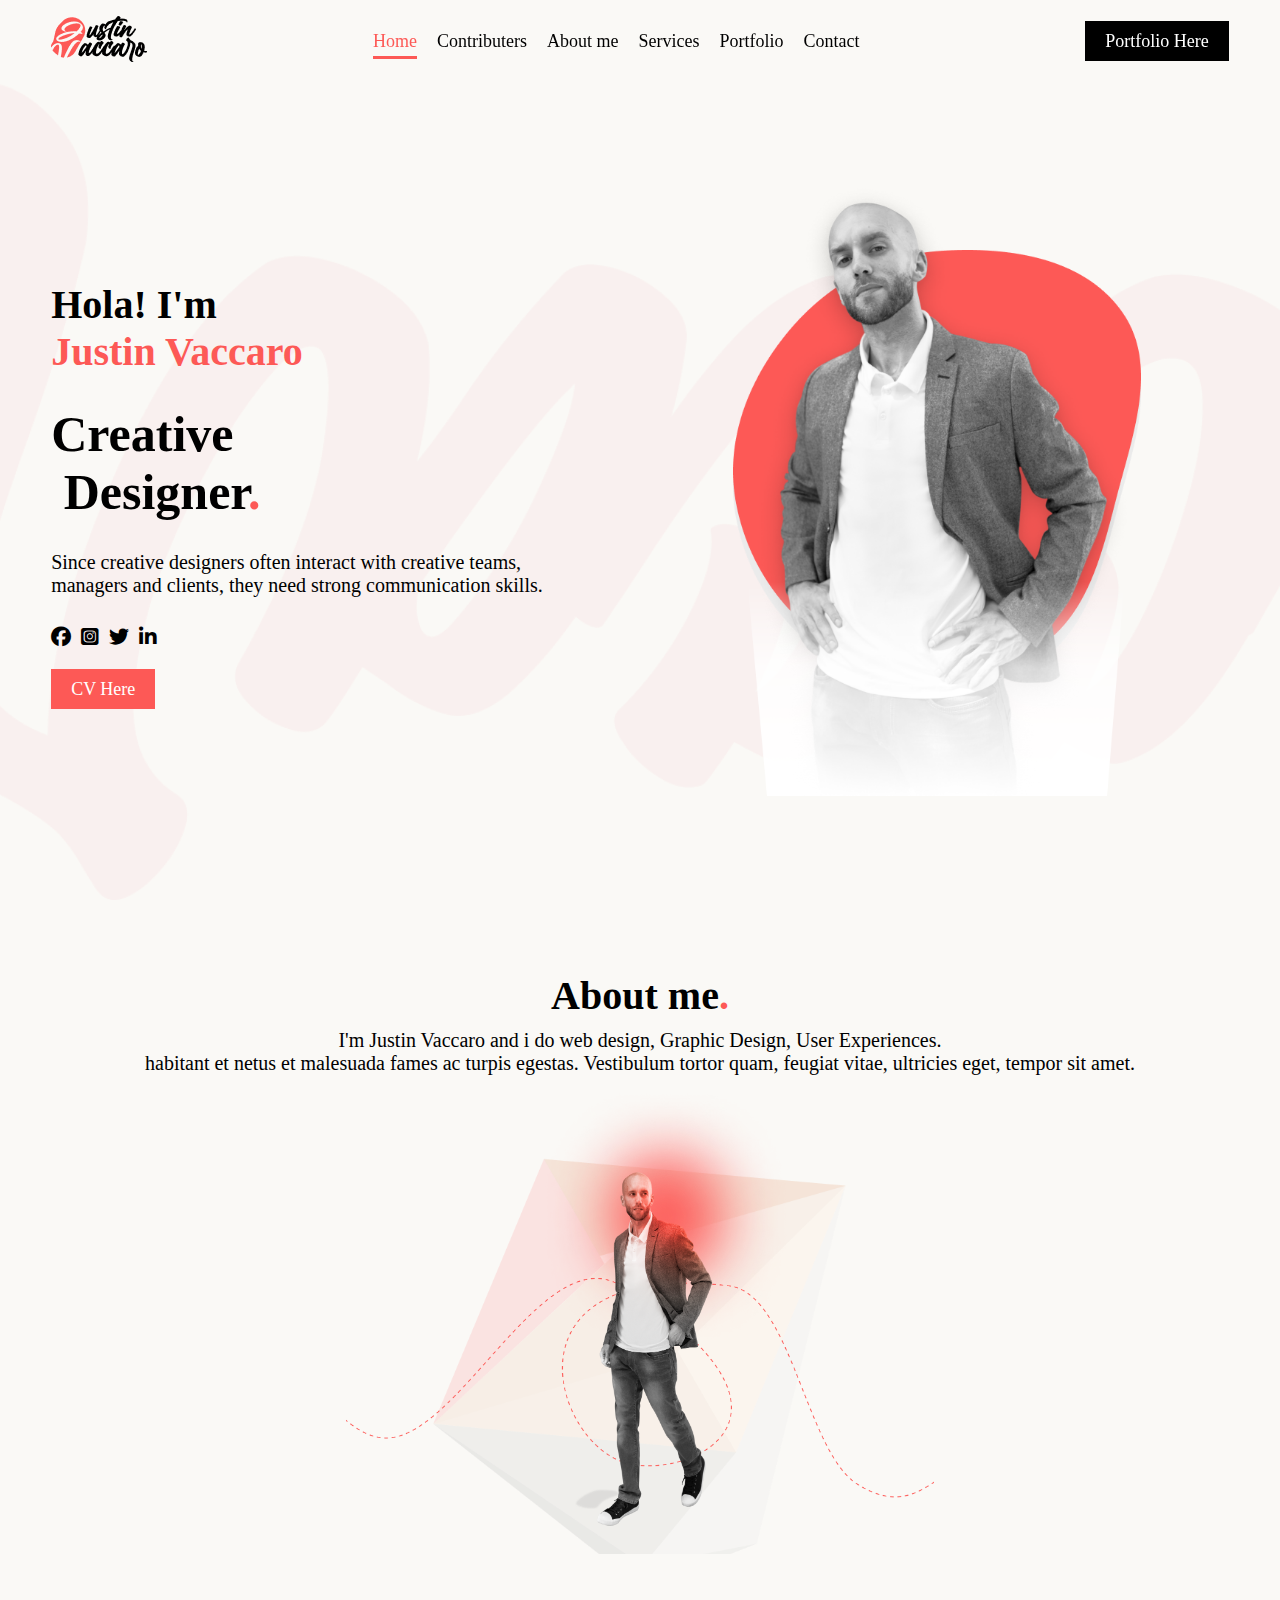
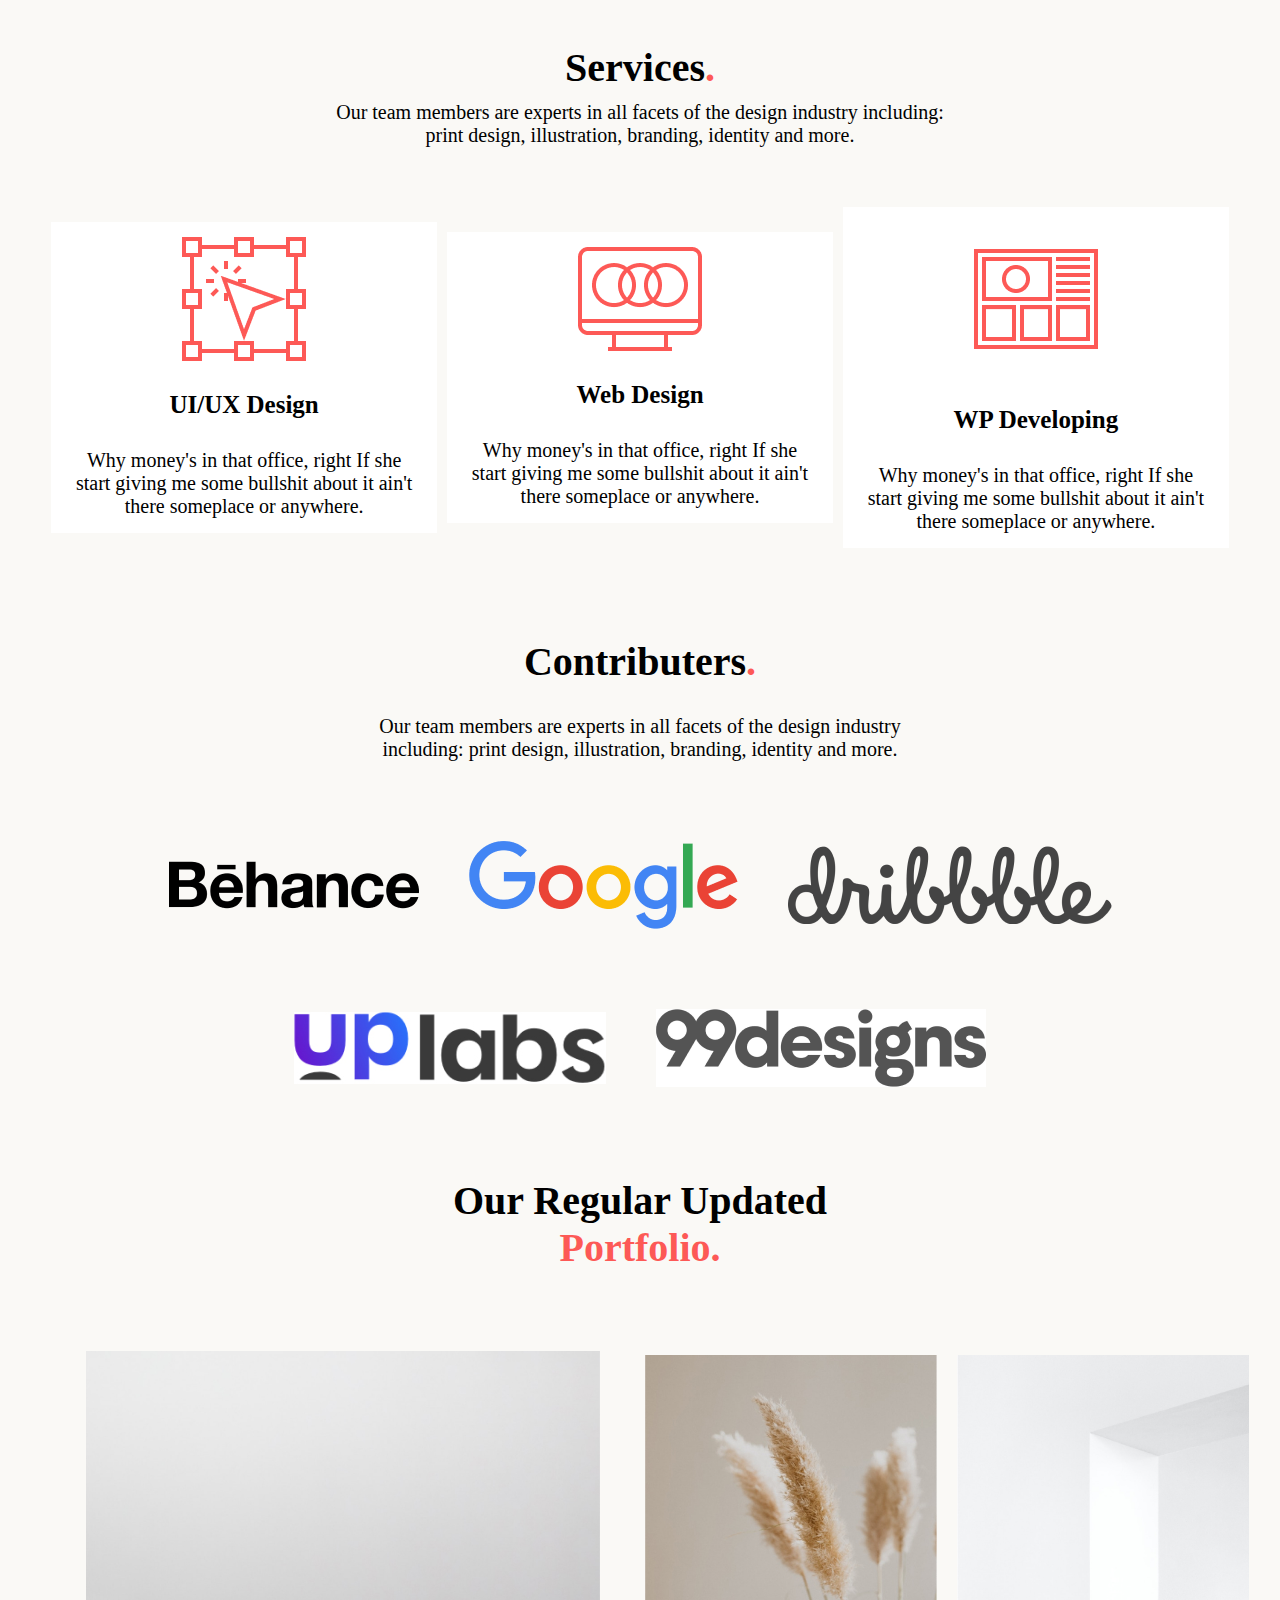
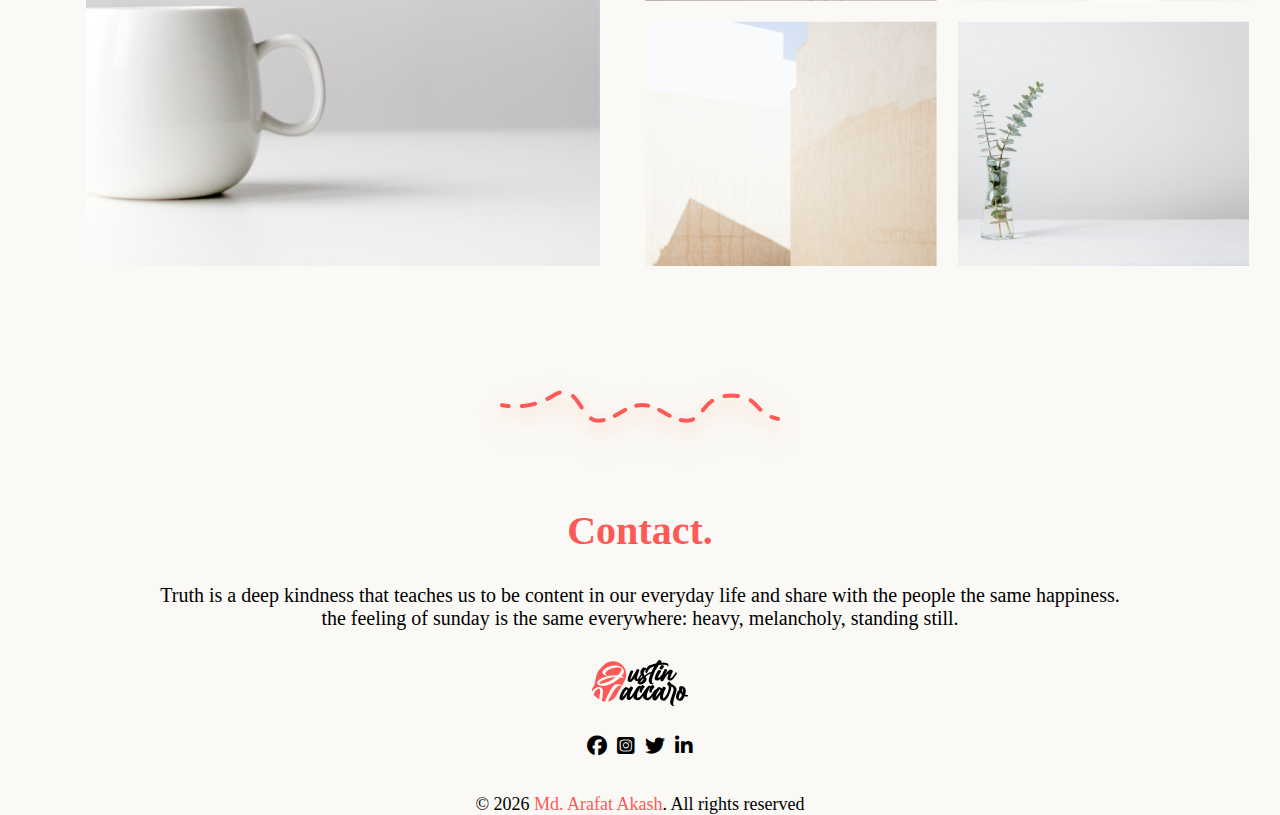
<file: index.html>
<!DOCTYPE html>
<html lang="en">

<head>
    <meta charset="UTF-8">
    <meta http-equiv="X-UA-Compatible" content="IE=edge">
    <meta name="viewport" content="width=device-width, initial-scale=1.0">
    <!-- external css link -->
    <link rel="stylesheet" href="css/index.css">
    <link rel="stylesheet" href="css/responsive.css">
    <!-- favicon link  -->
    <link rel="shortcut icon" href="images/favicon.ico" type="image/x-icon">
    <!-- font awesome cdn link  -->
    <link rel="stylesheet" href="https://cdnjs.cloudflare.com/ajax/libs/font-awesome/6.4.2/css/all.min.css" />
    <!-- website title  -->
    <title>Personal Resume & Portfolio Landing Page</title>
</head>

<body>
    <!-- header start  -->
    <header id="navigation-bar">
        <div class="logo">
            <a href="#home"><img src="images/logo.png" alt="logo" loading="lazy"></a>
        </div>
        <div class="nav-list">
            <nav>
                <ul>
                    <li><a class="active" href="#home">Home</a></li>
                    <li><a href="#contributers">Contributers</a></li>
                    <li><a href="#about-me">About me</a></li>
                    <li><a href="#services">Services</a></li>
                    <li><a href="#portfolio">Portfolio</a></li>
                    <li><a href="#contact">Contact</a></li>
                </ul>
            </nav>
        </div>
        <div class="portfolio-button">
            <a href="#portfolio">Portfolio Here</a>
        </div>
        <div class="menu-bar">
            <i id="menubar-icon" class="fa-solid fa-bars"></i>
        </div>
        <div class="mobile-bar" id="slidenav-bar">
            <nav>
                <ul>
                    <li><a class="active" href="#home">Home</a></li>
                    <li><a href="#contributers">Contributers</a></li>
                    <li><a href="#about-me">About me</a></li>
                    <li><a href="#services">Services</a></li>
                    <li><a href="#portfolio">Portfolio</a></li>
                    <li><a href="#contact">Contact</a></li>
                </ul>
            </nav>
        </div>
    </header>
    <!-- header end  -->
    <!-- main start  -->
    <main>
        <!-- progress bar section start  -->
        <section>
            <div class="progress">
                <div class="highlight" id="bar-highlight"></div>
            </div>
        </section>
        <!-- progress bar section start  -->
        <!-- home section start  -->
        <section id="home">
            <div class="home-feature">
                <div class="left-home">
                    <h1>Hola! I'm<br><span class="text-span-color">Justin Vaccaro</span></h1>
                    <h2>Creative<br>&nbsp;Designer<span class="text-span-color">.</span></h2>
                    <p>Since creative designers often interact with creative teams, <br> managers and clients, they need
                        strong communication skills.</p>
                    <ul>
                        <li><a href="#"><i class="fa-brands fa-facebook"></i></a></li>
                        <li><a href="#"><i class="fa-brands fa-square-instagram"></i></a></li>
                        <li><a href="#"><i class="fa-brands fa-twitter"></i></a></li>
                        <li><a href="#"><i class="fa-brands fa-linkedin-in"></i></a></li>
                    </ul>
                    <div class="cv-link">
                        <a href="#">CV Here</a>
                    </div>
                </div>
                <div class="right-home">
                    <img src="images/home-img.png" alt="home-image" loading="lazy">
                </div>
            </div>
        </section>
        <!-- home section end  -->
        <!-- about section start  -->
        <section id="about-me">
            <div class="about-feature">
                <h1>About me<span class="text-span-color">.</span></h1>
                <p>I'm Justin Vaccaro and i do web design, Graphic Design, User Experiences. <br> habitant et netus et
                    malesuada fames ac turpis egestas. Vestibulum tortor quam, feugiat vitae, ultricies eget, tempor sit
                    amet.</p>
                <img src="images/about-img.png" alt="about-image" loading="lazy">
            </div>
        </section>
        <!-- about section end  -->
        <!-- services section start  -->
        <section id="services">
            <div class="services-feature">
                <h1>Services<span class="text-span-color">.</span></h1>
                <p>Our team members are experts in all facets of the design industry including: <br> print design,
                    illustration, branding, identity and more.</p>
                <div class="services-box">
                    <div class="box-feature">
                        <img src="images/services-icon-1.png" alt="service-icon">
                        <h3>UI/UX Design</h3>
                        <p>Why money's in that office, right If she start giving me some bullshit about it ain't there
                            someplace or anywhere.</p>
                    </div>
                    <div class="box-feature">
                        <img src="images/services-icon-2.png" alt="service-icon">
                        <h3>Web Design</h3>
                        <p>Why money's in that office, right If she start giving me some bullshit about it ain't there
                            someplace or anywhere.</p>
                    </div>
                    <div class="box-feature">
                        <img src="images/services-icon-3.png" alt="service-icon">
                        <h3>WP Developing</h3>
                        <p>Why money's in that office, right If she start giving me some bullshit about it ain't there
                            someplace or anywhere.</p>
                    </div>
                </div>
            </div>
        </section>
        <!-- services section end  -->
        <!-- contributers section start  -->
        <section id="contributers">
            <div class="contributers-feature">
                <h1>Contributers<span class="text-span-color">.</span></h1>
                <p>Our team members are experts in all facets of the design industry <br> including: print design,
                    illustration, branding, identity and more.</p>
                <div class="contributers-image">
                    <img src="images/contributer-image-1.png" alt="contributer-image" loading="lazy">
                    <img src="images/contributer-image-2.png" alt="contributer-image" loading="lazy">
                    <img src="images/contributer-image-3.png" alt="contributer-image" loading="lazy">
                </div>
                <div class="contributers-image">
                    <img src="images/contributer-image-4.png" alt="contributer-image" loading="lazy">
                    <img src="images/contributer-image-5.png" alt="contributer-image" loading="lazy">
                </div>
            </div>
        </section>
        <!-- portfolio section end  -->
        <!-- portfolio section start  -->
        <section id="portfolio">
            <div class="portfolio-feature">
                <h1>Our Regular Updated<br><span class="text-span-color">Portfolio.</span></h1>
                <div class="portfolio-image">
                    <div class="portfolio-image-left">
                        <img src="images/portfolio-image-1.jpg" alt="portfolio-image" loading="lazy">
                    </div>
                    <div class="portfolio-image-right">
                        <div>
                            <img src="images/portfolio-image-2.jpg" alt="portfolio-image" loading="lazy">
                            <img src="images/portfolio-image-3.jpg" alt="portfolio-image" loading="lazy">
                        </div>
                        <div>
                            <img src="images/portfolio-image-4.jpg" alt="portfolio-image" loading="lazy">
                            <img src="images/portfolio-image-5.jpg" alt="portfolio-image" loading="lazy">
                        </div>
                    </div>
                </div>
            </div>
        </section>
        <!-- contributers section end  -->
        <!-- contact section start  -->
        <section id="contact">
            <div class="contact-feature">
                <img class="contact-img" src="images/contact-img.png" alt="contact-image" loading="lazy">
                <h1 class="text-span-color">Contact.</h1>
                <p>Truth is a deep kindness that teaches us to be content in our everyday life and share with the people
                    the same happiness. <br> the feeling of sunday is the same everywhere: heavy, melancholy, standing
                    still.</p>
                <img src="images/logo.png" alt="logo" loading="lazy">
                <ul>
                    <li><a href="#"><i class="fa-brands fa-facebook"></i></a></li>
                    <li><a href="#"><i class="fa-brands fa-square-instagram"></i></a></li>
                    <li><a href="#"><i class="fa-brands fa-twitter"></i></a></li>
                    <li><a href="#"><i class="fa-brands fa-linkedin-in"></i></a></li>
                </ul>
            </div>
        </section>
        <!-- contact section end  -->
    </main>
    <!-- main end  -->
    <!-- footer start  -->
    <footer>
        <p>&copy; <span id="update-year"></span> <a href="https://arafatakashakku.netlify.app" class="text-span-color"
                target="_blank">Md. Arafat Akash</a>. All rights reserved</p>
    </footer>
    <!-- footer end  -->
    <!-- external js link  -->
    <script src="js/index.js"></script>
</body>

</html>
</file>
<file: css/responsive.css>
@media screen and (max-width:950px) {

    h1 {
        font-size: 30px;
    }

    h2 {
        font-size: 40px;
    }

    h3 {
        font-size: 23px;
    }

    p {
        font-size: 18px;
    }

    a {
        font-size: 15px;
    }
}

@media screen and (max-width:900px) {

    .home-feature {
        flex-direction: column;
        overflow: hidden;
    }

    .home-feature .left-home,
    .home-feature .right-home {
        width: 100%;
    }

    .about-feature img {
        width: 100%;
    }

    .services-feature .services-box {
        flex-direction: column;
    }

    .contributers-feature .contributers-image {
        flex-direction: column;
    }

    .portfolio-feature .portfolio-image {
        flex-direction: column;
    }

    .portfolio-feature .portfolio-image .portfolio-image-right div {
        align-items: center;
        justify-content: center;
    }

    .portfolio-feature .portfolio-image .portfolio-image-left,
    .portfolio-feature .portfolio-image .portfolio-image-right {
        width: 100%;
    }

    .portfolio-feature .portfolio-image .portfolio-image-right img {
        width: 40%;
    }

    footer p a {
        font-size: 18px;
    }

}

@media screen and (max-width:750px) {

    header .portfolio-button {
        display: none;
    }

    header .nav-list {
        display: none;
    }

    header .menu-bar {
        display: block;
    }

    header .mobile-bar {
        display: flex;
        right: -150%;
        transition: all 0.5s;
    }

    header .mobile-bar.active {
        right: 0;
    }

}

@media screen and (max-width:550px) {

    .home-feature .right-home img {
        width: 80%;
    }

}

@media screen and (max-width:380px) {

    .contact-feature .contact-img {
        width: 70%;
    }

}
</file>
<file: css/index.css>
/* css reset start  */

* {
    margin: 0;
    padding: 0;
    list-style: none;
    text-decoration: none;
    text-transform: none;
    box-sizing: border-box;
    user-select: none;
}

h1 {
    font-size: 40px;
}

h2 {
    font-size: 50px;
}

h3 {
    font-size: 25px;
}

p {
    font-size: 20px;
}

a {
    font-size: 18px;
}

/* css reset end  */

/* html & body start  */

html {
    scroll-behavior: smooth;
}

body {
    background-color: #FAF9F6;
    overflow-x: hidden;
}

/* html & body end  */

.text-span-color {
    color: #FD5956;
}

/* header start  */

header {
    display: flex;
    flex-direction: row;
    align-items: center;
    justify-content: space-between;
    padding: 10px 4vw 0;
    height: 8vh;
    position: fixed;
    top: 0;
    width: 100%;
}

header .nav-list nav ul {
    display: flex;
    flex-direction: row;
    align-items: center;
    gap: 20px;
}

header .nav-list nav ul li a {
    color: black;
    padding-bottom: 5px;
}

header .nav-list nav ul li a:hover,
header .nav-list nav ul li a.active {
    color: #FD5956;
    border-bottom: 3px solid #FD5956;
}

header .portfolio-button a {
    color: white;
    padding: 10px 20px;
    background-color: black;
}

header .menu-bar {
    display: none;
}

header .fa-bars {
    color: #FD5956;
    cursor: pointer;
    font-size: 20px;
}

header .fa-xmark {
    color: #FD5956;
    cursor: pointer;
    font-size: 27px;
}

header .mobile-bar {
    height: 92vh;
    position: absolute;
    top: 8vh;
    background-color: #fff;
    width: 100%;
    display: none;
    justify-content: center;
    z-index: 2001;
}

header .mobile-bar nav {
    margin-top: 35px;
}

header .mobile-bar nav ul {
    display: flex;
    flex-direction: column;
    align-items: center;
    justify-content: center;
    gap: 30px;
}

header .mobile-bar ul li a {
    font-size: 25px;
    color: black;
    padding-bottom: 5px;
}

header .mobile-bar ul li a.active,
header .mobile-bar ul li a:hover {
    color: #FD5956;
    border-bottom: 3px solid #FD5956;
}

/* header end  */

/* progress bar section start  */

.progress {
    height: 5px;
    width: 100%;
    position: fixed;
    top: 8vh;
    z-index: 1000;
}

.highlight {
    transition: width 0.5s linear;
    width: 0%;
    background-color: #FD5956;
    height: 100%;
}

/* progress bar section end  */

/* home section start  */

.home-feature {
    display: flex;
    flex-direction: row;
    gap: 10px;
    padding: 2vh 4vw;
    background-image: url("../images/home-overlay.png");
    background-repeat: no-repeat;
    background-position: center;
    background-size: cover;
    height: 91vh;
    margin-top: 9vh;
}

.home-feature .left-home {
    display: flex;
    flex-direction: column;
    gap: 30px;
    justify-content: center;
    width: 50%;
}

.home-feature .left-home ul {
    display: flex;
    flex-direction: row;
    gap: 10px;
}

.home-feature .left-home ul li a {
    color: black;
}

.home-feature .left-home ul li a i {
    font-size: 20px;
}

.home-feature .left-home .cv-link a {
    padding: 10px 20px;
    background-color: #FD5956;
    color: white;
}

.home-feature .right-home {
    display: flex;
    flex-direction: column;
    align-items: center;
    justify-content: center;
    width: 50%;
}

.home-feature .right-home img {
    width: 70%;
}

/* home section end  */

/* about section start  */

.about-feature {
    display: flex;
    flex-direction: column;
    gap: 10px;
    align-items: center;
    justify-content: center;
    text-align: center;
    padding: 8vh 4vw 2vh;
}

.about-feature img {
    width: 50%;
    background-image: url("../images/about-overlay.png");
    background-position: center;
    background-repeat: no-repeat;
    background-size: cover;
}

/* about section end  */

/* services section start  */

.services-feature {
    display: flex;
    flex-direction: column;
    gap: 10px;
    align-items: center;
    justify-content: center;
    text-align: center;
    padding: 8vh 4vw 2vh;
}

.services-feature .services-box {
    display: flex;
    flex-direction: row;
    align-items: center;
    justify-content: center;
    gap: 10px;
    margin-top: 50px;
}

.services-feature .services-box .box-feature {
    padding: 15px 20px;
    background-color: white;
    display: flex;
    flex-direction: column;
    justify-content: center;
    align-items: center;
    gap: 30px;
}

/* services section end  */

/* contributers section start  */

.contributers-feature {
    display: flex;
    flex-direction: column;
    align-items: center;
    justify-content: center;
    gap: 30px;
    padding: 8vh 4vw 2vh;
    text-align: center;
}

.contributers-feature .contributers-image {
    display: flex;
    flex-direction: row;
    gap: 50px;
    align-items: center;
    justify-content: center;
    margin-top: 50px;
}

.contributers-feature .contributers-image img {
    width: 50%;
}

/* contributers section end  */

/* portfolio section start  */

.portfolio-feature {
    display: flex;
    flex-direction: column;
    align-items: center;
    justify-content: center;
    gap: 30px;
    padding: 8vh 4vw 2vh;
    text-align: center;
}

.portfolio-feature .portfolio-image {
    display: flex;
    flex-direction: row;
    gap: 10px;
    align-items: center;
    justify-content: center;
    margin-top: 50px;
    width: 100%;
}

.portfolio-feature .portfolio-image .portfolio-image-left,
.portfolio-feature .portfolio-image .portfolio-image-right {
    width: 50%;
}

.portfolio-feature .portfolio-image .portfolio-image-right {
    display: flex;
    gap: 20px;
    flex-direction: column;
}

.portfolio-feature .portfolio-image .portfolio-image-right div {
    display: flex;
    flex-direction: row;
    gap: 20px;
}

.portfolio-feature .portfolio-image .portfolio-image-left img {
    width: 88%;
}

.portfolio-feature .portfolio-image .portfolio-image-right img {
    width: 50%;
}

/* portfolio section end  */

/* contact section start  */

.contact-feature {
    display: flex;
    flex-direction: column;
    align-items: center;
    justify-content: center;
    gap: 30px;
    padding: 8vh 4vw 4vh;
    text-align: center;
}

.contact-feature ul {
    display: flex;
    flex-direction: row;
    gap: 10px;
}

.contact-feature ul li a {
    color: black;
}

.contact-feature ul li a i {
    font-size: 20px;
}

/* contact section end  */

/* footer start */

footer {
    text-align: center;
}

footer p {
    font-size: 18px;
}

footer p a {
    font-size: 18px;
}

/* footer end */

/* custom scroll bar start  */

::-webkit-scrollbar {
    width: 10px;
}

::-webkit-scrollbar-track {
    background-color: white;
}

::-webkit-scrollbar-thumb {
    background-color: #FD5956;
    border-radius: 10px;
    background-clip: content-box;
}

/* custom scroll bar end   */
</file>
